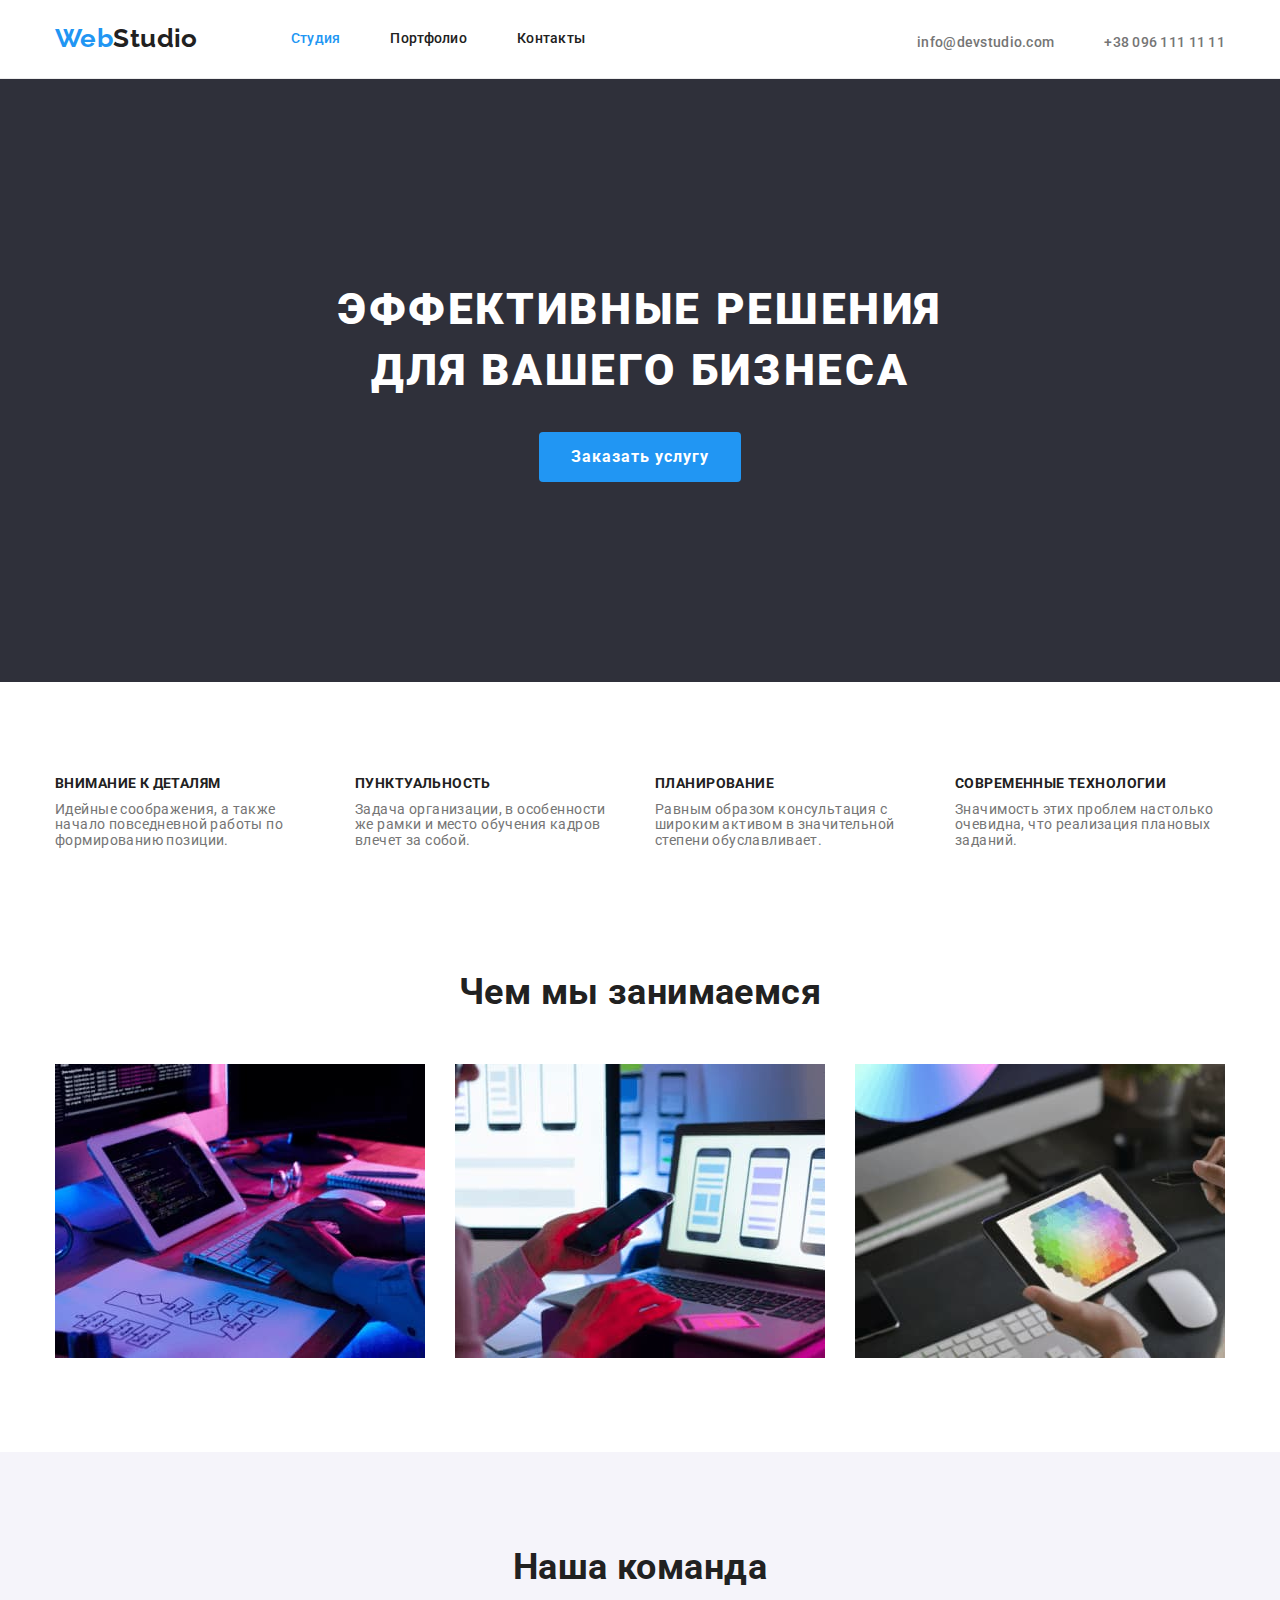
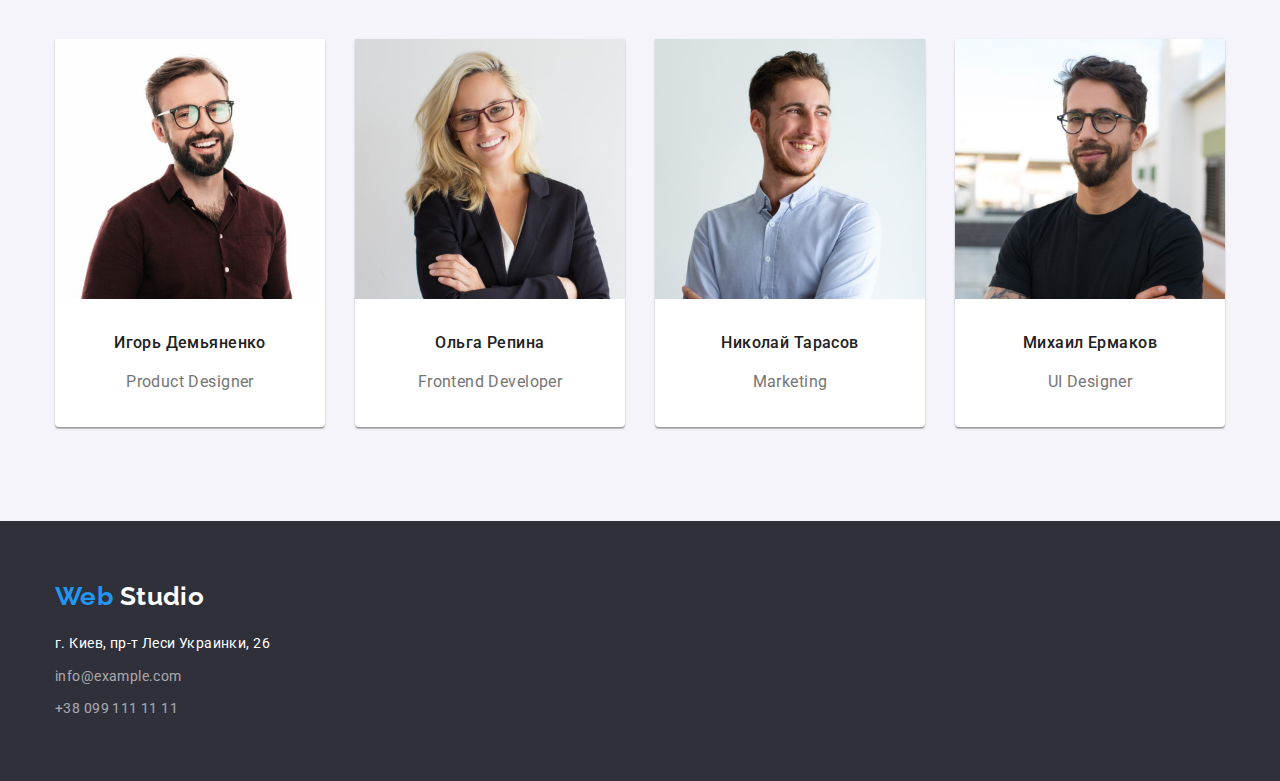
<file: index.html>
<!DOCTYPE html>
<html lang="ru">

<head>
    <meta charset="UTF-8">
    <meta http-equiv="X-UA-Compatible" content="IE=edge">
    <meta name="viewport" content="width=device-width, initial-scale=1.0">
    <title>Document</title>
    <link rel="stylesheet" href="https://cdnjs.cloudflare.com/ajax/libs/modern-normalize/1.1.0/modern-normalize.min.css">
    <link rel="preconnect" href="https://fonts.googleapis.com">
    <link rel="preconnect" href="https://fonts.gstatic.com" crossorigin>
    <link href="https://fonts.googleapis.com/css2?family=Raleway:wght@700&family=Roboto:wght@400;500;700;900&display=swap"
        rel="stylesheet">
    <link rel="stylesheet" href="./css/style.css">
</head>

<body>
    <header class="header">
        <div class="container main-nav">
            <nav class="nav">
            <a  href="#" class="logo-nav" >Web<span class="logoheder">Studio</span></a>
            
            <ul class="nav-container list " >
                <li class="item" ><a href="#" class="link-nav current" >Студия</a></li>
                <li class="item"><a href="./portfolio.html"class="link-nav">Портфолио</a></li>
                <li class="item"><a href="#" class="link-nav">Контакты</a></li>
                    
            </ul>
            </nav>

            <ul class="contacts-section list">
                <li class="item">
                    <a href="mailto:info@devstudio.com" class="contact-link">info@devstudio.com</a>
                </li>
                <li class="item">
                    <a href="tel:+380961111111" class="contact-link">+38 096 111 11 11</a>
                </li>
            </ul>

        </div>
    </header>

    <main class="main">

        <!--Секция Герой-->
        
        <section class="section-hero">
            
        <div class="container ">
            <h1 class="title-hero">Эффективные решения для вашего бизнеса</h1>
            <button type="button" class="hero-button">Заказать услугу</button>
        </div>
        </section>
        
        <!--Секция Особенности-->
       
        <section class="section-features">
            <div class="container ">

            <h2 class="title-features">Особенности</h2>

            <ul class="features-container list">
                <li class="item">
                    <h3 class="features-title-list">Внимание к деталям</h3>
                    <p  class="text-title">Идейные соображения, а также начало повседневной работы по формированию позиции.</p>
                </li>
                <li class="item">
                    <h3 class="features-title-list">Пунктуальность</h3>
                    <p class="text-title">Задача организации, в особенности же рамки и место обучения кадров влечет за собой.</p>
                </li>
                <li class="item">
                    <h3 class="features-title-list">Планирование</h3>
                    <p class="text-title">Равным образом консультация с широким активом в значительной степени обуславливает.</p>
                </li>
                <li class="item">
                    <h3 class="features-title-list">Современные технологии</h3>
                    <p class="text-title">Значимость этих проблем настолько очевидна, что реализация плановых заданий.</p>
                </li>
            </ul>
            </div>
        </section>
        
        <!--Секция Чем мы занимаемся-->
       
        <section class="section-work">
            <div class="container">

            <h2 class="work-title ">Чем мы занимаемся</h2>

           <ul class="work-container list">
               <li class="item "><img src="./image/box1.jpg " width="370" alt="Компьютер"/></li>
               <li class="item "><img src="./image/box2.jpg" width="370" alt="Мобильный телефон"/></li>
               <li class="item "><img src="./image/box3.jpg" width="370" alt="Планшет"/></li>
            </ul>

            </div>
        </section>
        
        <!--Секция Наша команда-->
        
         <section class="section-team">
            <div class="container">

            <h2 class="title-team">Наша команда</h2>

            <ul class="container-team list">
                <li class="item">
                    <div class="card-thumb">
                    <img src="./image/team-card1.jpg" alt="Игорь Демьяненко" width="270" />
                    <div class="card-team">
                    <h3 class="team-name ">Игорь Демьяненко</h3>
                    <p class="team-position">Product Designer</p>
                    </div>
                    </div>
                </li>
                <li class="item">
                    <div class="card-thumb">
                    <img src="./image/team-card2.jpg" alt="Ольга Репина" width="270" />                 
                    <div class="card-team">
                    <h3 class="team-name">Ольга Репина</h3>
                    <p class="team-position">Frontend Developer</p>
                    </div>
                    </div>
                </li>
                <li class="item">
                    <div class="card-thumb">
                    <img src="./image/team-card3.jpg" alt="Николай Тарасов" width="270" />
                    <div class="card-team">
                    <h3 class="team-name">Николай Тарасов</h3>
                    <p class="team-position">Marketing</p>
                    </div>
                    </div>
                </li>
                <li class="item">
                    <div class="card-thumb">
                    <img src="./image/img.jpg" alt="Михаил Ермаков" width="270" />
                    <div class="card-team">
                    <h3 class="team-name">Михаил Ермаков</h3>
                    <p class="team-position">UI Designer</p>
                    </div>
                    </div>
                </li>
            </ul>
            </div>
         </section>
        
    </main>
<!--Футер  -->
    <footer class="section-footer">
        <div class="container ">
        <a href="#" class="logo-footer">Web <span class="logofooter">Studio</span></a>
        <address>
            <ul class="adress-box list">                
            <li class="list-adress"><p>г. Киев, пр-т Леси Украинки, 26</p></li>
            <li class="list-adress"><a href="mailto:info@example.com "class="contact-footer" >info@example.com</a></li>
            <li class="list-adress"><a href="tel:+380991111111 " class="contact-footer">+38 099 111 11 11</a></li>
            </ul>
        </address>
        </div>
    </footer>
</body>

</html>
</file>
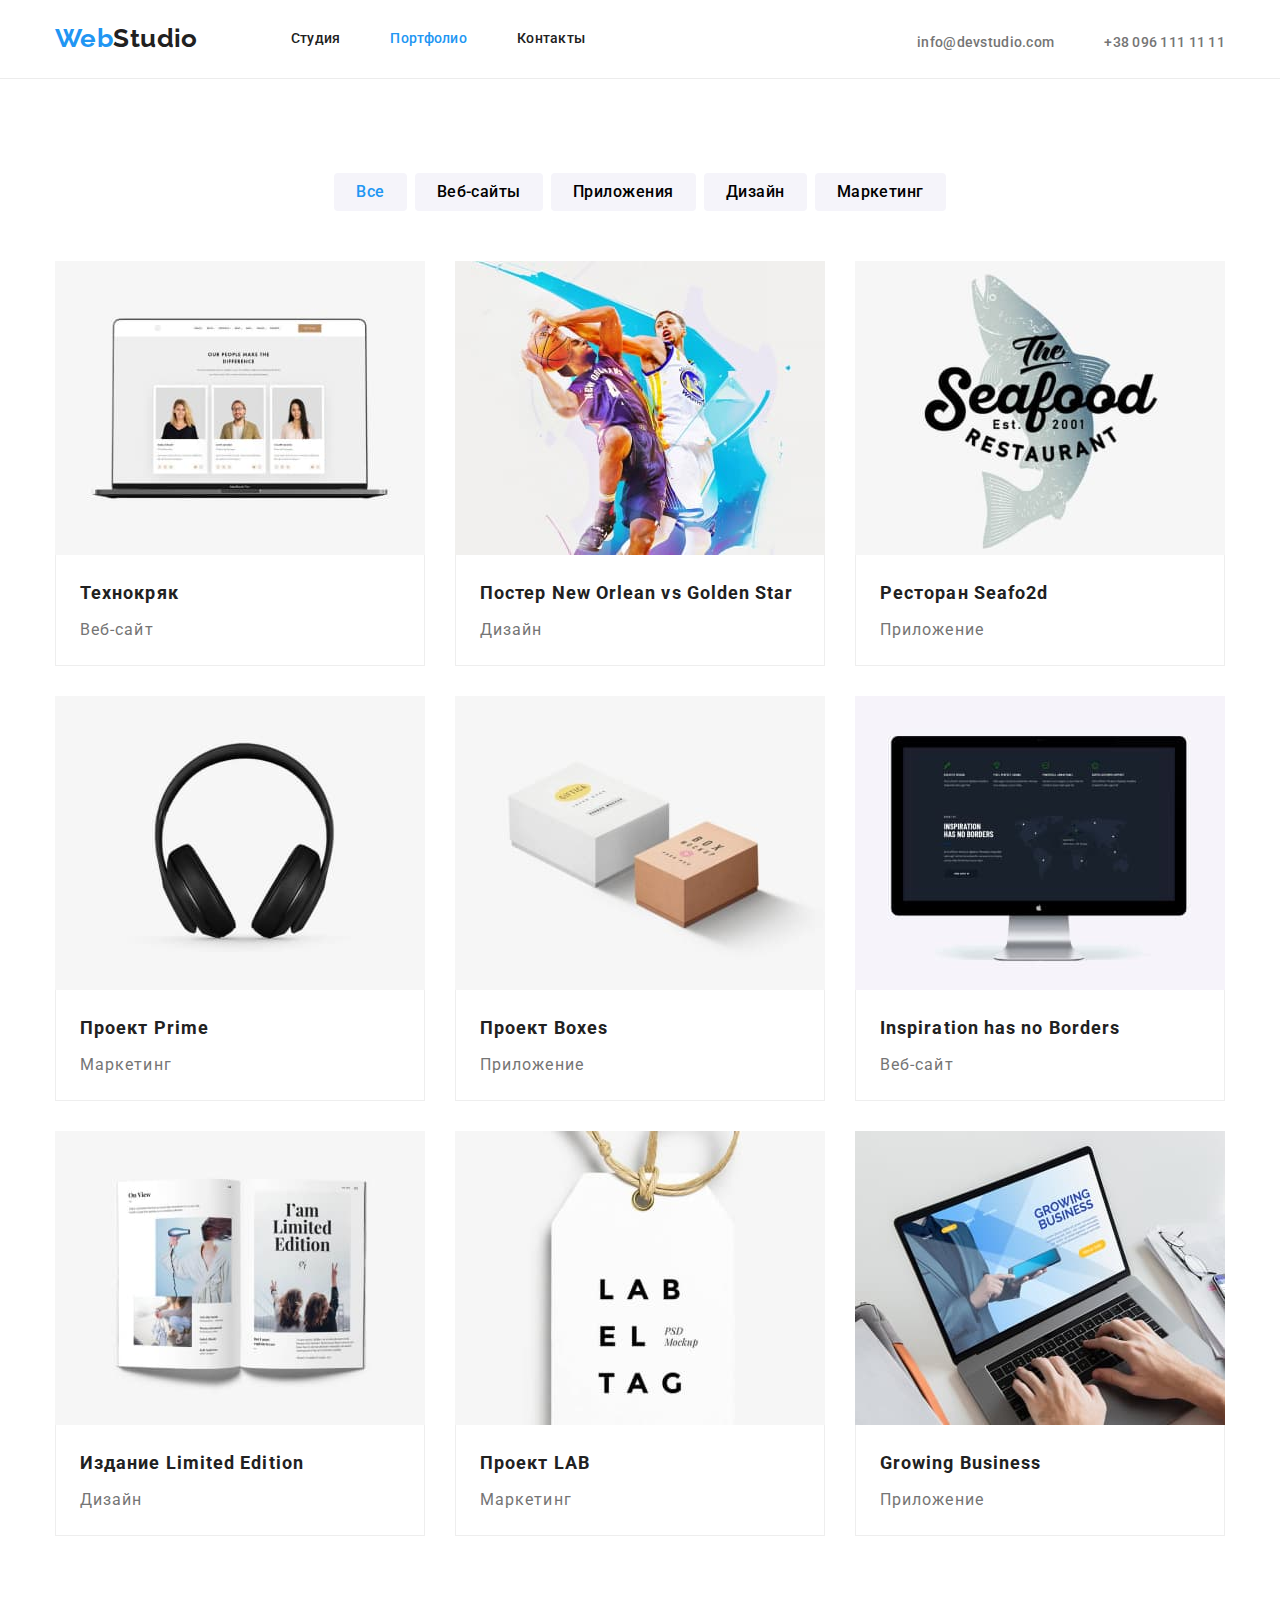
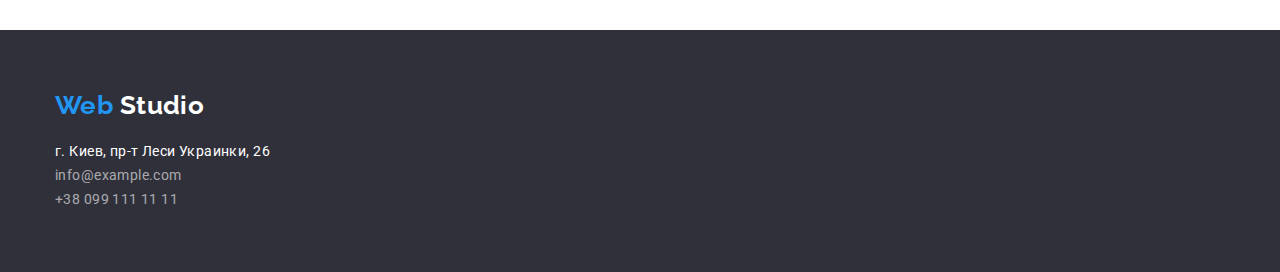
<file: portfolio.html>
<!DOCTYPE html>
<html lang="ru">

<head>
    <meta charset="UTF-8">
    <meta http-equiv="X-UA-Compatible" content="IE=edge">
    <meta name="viewport" content="width=device-width, initial-scale=1.0">
    <title>Document</title>
    <link rel="stylesheet"
        href="https://cdnjs.cloudflare.com/ajax/libs/modern-normalize/1.1.0/modern-normalize.min.css">
    <link rel="preconnect" href="https://fonts.googleapis.com">
    <link rel="preconnect" href="https://fonts.gstatic.com" crossorigin>
    <link
        href="https://fonts.googleapis.com/css2?family=Raleway:wght@700&family=Roboto:wght@400;500;700;900&display=swap"
        rel="stylesheet">
    <link rel="stylesheet" href="./css/style.css">
</head>

<body>
    <header class="header">
        <div class="container main-nav">
            <nav class="nav">
                <a href="#" class="logo-nav">Web<span class="logoheder">Studio</span></a>

                <ul class="nav-container list ">
                    <li class="item"><a href="./index.html" class="link-nav ">Студия</a></li>
                    <li class="item"><a href="./portfolio.html" class="link-nav current">Портфолио</a></li>
                    <li class="item"><a href="#" class="link-nav">Контакты</a></li>

                </ul>
            </nav>

            <ul class="contacts-section list">
                <li class="item">
                    <a href="mailto:info@devstudio.com" class="contact-link">info@devstudio.com</a>
                </li>
                <li class="item">
                    <a href="tel:+380961111111" class="contact-link">+38 096 111 11 11</a>
                </li>
            </ul>

        </div>
    </header>
    <main>
        <!-- Секция Портфолио -->
        <Section class="section-portfolio" >

        <!-- Фильтр портфолио -->
        <div class="container ">
            <h1 class="portfolio-buttons-title ">Наши работы</h1>
            <ul class="buttons list">
            <li class="item"><button type="button" class="portfolio-button current">Все</button></li>
            <li class="item"><button type="button" class="portfolio-button">Веб-сайты</button></li>
            <li class="item"><button type="button" class="portfolio-button">Приложения</button></li>
            <li class="item"><button type="button" class="portfolio-button">Дизайн</button></li>
            <li class="item"><button type="button" class="portfolio-button">Маркетинг</button></li>
            </ul>

     
        <ul class="portfolio-box list">
            <li class="item "> 
                <a href="#" class="portfolio-list">
                <img src="./image/технокряк.jpg" width="370" alt="компьютер с сайтом"/>
                <div class="card-content">
                <h2 class="portfolio-title">Технокряк</h2>
                <p class="portfolio-text">Веб-сайт</p>
                </div>
                </a>
             </li>

            <li class="item"> 
                <a href="#" class="portfolio-list">
                <img src="./image/посте-new-orlean.jpg" width="370" alt="Два баскетболиста"/>
                <div class="card-content">
                <h2 class="portfolio-title">Постер New Orlean vs Golden Star</h2>
                <p class="portfolio-text">Дизайн</p>
                </div>
                </a>
            </li>

            <li class="item"> 
                <a href="#" class="portfolio-list">
                <img src="./image/The-seafood-restoran.jpg" width="370" alt="Рыба с названием ресторана"/>
                <div class="card-content">
                <h2 class="portfolio-title">Ресторан Seafo2d</h2>
                <p class="portfolio-text">Приложение</p>
                </div>
                </a>
            </li>

            <li class="item">
                <a href="#" class="portfolio-list">
                <img src="./image/проект-Prime.jpg" width="370" alt="Наушники"/>
                <div class="card-content">
                <h2 class="portfolio-title">Проект Prime</h2>
                <p class="portfolio-text">Маркетинг</p>
                </div>
                </a>
            </li>

            <li class="item">
                <a href="#" class="portfolio-list">
                <img src="./image/Проект-Box.jpg" width="370" alt="Кирпич"/>
                <div class="card-content">
                <h2 class="portfolio-title">Проект Boxes</h2>
                <p class="portfolio-text">Приложение</p>
                </div>
                </a>
            </li>

            <li class="item">  
                <a href="#" class="portfolio-list">
                <img src="./image/inspiration-has-no-border.jpg" width="370" alt="Монитор компьютера"/>
                <div class="card-content">
                <h2 class="portfolio-title">Inspiration has no Borders</h2>
                <p  class="portfolio-text"> Веб-сайт</p>
                </div>
                </a>
             </li>

            <li class="item">
                <a href="#" class="portfolio-list">
                <img src="./image/издание-limited-edition.jpg" width="370" alt="Журнал" />
                <div class="card-content">
                <h2 class="portfolio-title">Издание Limited Edition</h2>
                <p class="portfolio-text">Дизайн</p>
                </div>
                </a>
            </li>

            <li class="item"> 
                <a href="#" class="portfolio-list">
                <img src="./image/проект-lab.jpg" width="370" alt="Бирка" />
                <div class="card-content">
                <h2 class="portfolio-title">Проект LAB</h2>
                <p class="portfolio-text">Маркетинг</p>
                </div>
                </a>
            </li>

            <li class="item">
                <a href="#" class="portfolio-list">
                <img src="./image/growing-bisness.jpg" width="370" alt="Ноутбук с сайтом" />
                <div class="card-content">
                <h2 class="portfolio-title">Growing Business</h2>
                <p class="portfolio-text">Приложение</p>
                </div>
                </a>
            </li>
        </ul>
        </div>
    </Section>

    </main>
    <!--Футер  -->

    <footer class="section-footer">
        <div class="container ">
        <a href="#" class="logo-footer">Web <span class="logofooter">Studio</span></a>
        <address>
            <ul class="adress-box list">
                <li><p>г. Киев, пр-т Леси Украинки, 26</p></li>
                <li><a href="mailto:info@example.com " class="contact-footer">info@example.com</a></li>
                <li><a href="tel:+380991111111 " class="contact-footer">+38 099 111 11 11</a></li>
            </ul>
        </address>
        </div>
    </footer>
</body>
</html>
</file>
<file: css/style.css>
:root {
  --primery-texte-color: #757575; /*Основной цвет */
  --second-color: #212121; /* Второй цвет  */
  --accent-color: #2196f3; /*Акцентный цвет */
  --whitw-color-texte: #ffffff;
  --hero-footer-color: #2f303a; /*Цвет в футере и блоке герой */
  --secondery-backgraund: #f5f4fa; /*цвет фона в блоке наша команда*/
}
body {
  font-family: 'Roboto', sans-serif;
  background: white;
  font-size: 14px;
  color: var(--primery-texte-color);
  letter-spacing: 0.03em;
}

.list {
  list-style: none;
  padding: 0px;
  margin: 0px;
}
h1,
h2,
h3,
h4,
h5,
h6,
p {
  margin: 0px;
}
img {
  display: block;
  max-width: 100%;
  height: auto;
}
.container {
  width: 1200px;
  margin-right: auto;
  margin-left: auto;
  padding-left: 15px;
  padding-right: 15px;
}
.header {
  border-bottom: 1px solid #ececec;
  padding-top: 24px;
  padding-bottom: 24px;
  
}
/*logo*/
.logo-nav {
  color: var(--accent-color);
  font-family: raleway;
  text-decoration: none;
  font-weight: 700;
  font-size: 26px;

  margin-right: 93px;
}
.logoheder {
  color: var(--second-color);
}

/*секция навигация*/
.main-nav{
  display: flex;
  align-items: baseline;
}
.nav {
  display: flex;
  align-items: center;
}
.nav-container {
  display: flex;
 }
.nav-container .item:not(:last-child) {
  margin-right: 50px;
}
.link-nav {
  color: var(--second-color);
  line-height: 1.1;
  letter-spacing: 0.02em;
  text-decoration: none;
  font-weight: 500;
  display: block;
}
.nav-container .list {
  color: var(--second-color);.
 }

.nav-container .link-nav:hover,
:focus {
  color: var(--accent-color);
}
.current {
  color: var(--accent-color);
}
.contacts-section {
  display: flex;
  justify-content: flex-end;
  align-items: center;
  margin-left: auto;
 
}

.contacts-section .item:not(:last-child) {
  margin-right: 50px;
}
.contact-link {
  color: var(--primery-texte-color);
  text-decoration: none;
  line-height: 1.1;
  letter-spacing: 0.02em;
  font-weight: 500;
  display: block;
  
}
.contact-link:hover,
:focus {
  color: var(--accent-color);
}
/* Секция герой */

.section-hero {
  background: var(--hero-footer-color);
  text-align: center;
  padding-top: 200px;
  padding-bottom: 200px;
}
.title-hero {
  color: var(--whitw-color-texte);
  font-size: 44px;
  line-height: 1.4;
  letter-spacing: 0.06em;
  text-align: center;
  text-transform: uppercase;
  font-weight: 900;
  width: 696px;

  margin-bottom: 30px;
  margin-left: auto;
  margin-right: auto;
}

.hero-button {
  text-decoration: none;
  font-family: inherit;
  font-weight: 700;
  font-size: 16px;
  line-height: 1.86;
  letter-spacing: 0.06em;
  cursor: pointer;
  color: var(--whitw-color-texte);
  background-color: var(--accent-color);
  padding: 10px 32px;
  border-radius: 4px;
  border: none;
}

.hero-button:hover,
.hero-button:focus {
  background: #188ce8;
  text-decoration: none;
}
/* Особенности */
.section-features {
  padding-bottom: 94px;
  padding-top: 94px;
}
.title-features {
  visibility: hidden;
  position: absolute;
  clip: rect(0 0 0 0);
  width: 1px;
  height: 1px;
  margin: -1px;
}
.features-container {
  display: flex;
  padding: 0px;
}
.features-title-list {
  font-size: 14px;
  text-transform: uppercase;
  font-weight: 700;
  line-height: 1.14;
  letter-spacing: 0.03em;
  color: var(--second-color);

  margin-bottom: 10px;
  margin-right: 30px;
}

.features-container .item:not(:last-child) {
  margin-right: 30px;
}
.text-title {
  color: var(--primery-texte-color);
  font-weight: 400;
  line-height: 1.1;
}
.features-container > .item {
  width: 270px;
  height: 101px;
}
/* Чем мы занимаемся */
.section-work {
  padding-bottom: 94px;
}
.work-container {
  display: flex;
}

.work-link {
  margin-right: 30px;
}

.work-container .item:not(:last-child) {
  margin-right: 30px;
}

.work-title {
  color: var(--second-color);
  font-weight: 700;
  font-size: 36px;
  line-height: 1.2;
  text-align: center;
  display: block;

  margin-bottom: 50px;
}

/* Секция наша команда */

.section-team {
  background: var(--secondery-backgraund);
  padding-top: 94px;
  padding-bottom: 94px;
}

.container-team {
  display: flex;
}
.card-thumb {
  box-shadow: 0px 1px 3px rgba(0, 0, 0, 0.12), 0px 1px 1px rgba(0, 0, 0, 0.14),
    0px 2px 1px rgba(0, 0, 0, 0.2);
  border-radius: 0px 0px 4px 4px;
  width: 270px;
}
.card-team {
  padding: 30px 32px;
}
.container-team > .item {
  background-color: var(--whitw-color-texte);
}
.container-team > .item:not(:last-child) {
  margin-right: 30px;
}
.title-team {
  color: var(--second-color);
  font-weight: 700;
  font-size: 36px;
  line-height: 1.2;
  text-align: center;
  display: block;
  margin-bottom: 50px;
}
.team-name {
  font-size: 16px;
  color: var(--second-color);
  line-height: 1.8;
  font-weight: 500;
  text-align: center;

  margin-bottom: 10px;
}
.team-position {
  color: var(--primery-texte-color);
  font-weight: 400;
  line-height: 1.8;
  font-size: 16px;
  text-align: center;
}
/* Футер */
.section-footer {
  background: var(--hero-footer-color);
  padding-bottom: 60px;
  padding-top: 60px;
}
.logo-footer {
  color: var(--accent-color);
  text-decoration: none;
  font-family: Raleway;
  line-height: 1.19;
  font-weight: 700;
  font-size: 26px;
  margin-bottom: 20px;
  display: block;
}
.logofooter {
  color: var(--whitw-color-texte);
  margin-bottom: 20px;
}
.adress-box {
  color: var(--whitw-color-texte);
  font-style: normal;
  font-weight: 400;
  line-height: 1.7;
}

.adress-box .list-adress:not(:last-child) {
  margin-bottom: 9px;
}
.contact-footer {
  font-style: normal;
  text-decoration: none;
  font-weight: 400;
  line-height: 1.7;
  color: rgba(255, 255, 255, 0.6);
  margin-bottom: 9px;
}
.contact-footer:hover,
.contact-footer:focus {
  color: var(--accent-color);
}
/* Портфолио */
.section-portfolio {
  padding-top: 94px;
  padding-bottom: 94px;
}
.buttons {
  display: flex;
  justify-content: center;
  margin-bottom: 50px;
}
.portfolio-buttons-title {
  visibility: hidden;
  position: absolute;
  clip: rect(0 0 0 0);
  width: 1px;
  height: 1px;
  margin: -1px;
}
.portfolio-button {
  text-decoration: none;
  font-family: inherit;
  font-weight: 500;
  font-size: 16px;
  line-height: 1.62;
  letter-spacing: 0.03em;
  cursor: pointer;
 
  background-color: var(--secondery-backgraund);
  border: none;
  border-radius: 4px;
  padding: 6px 22px;
}
.buttons .item:not(:last-child) {
  margin-right: 8px;
}
.portfolio-button:hover,
.portfolio-button:focus {
  background: #188ce8;
  text-decoration: none;
  color: var(--whitw-color-texte);
}

.portfolio-box {
  color: var(--second-color);

  display: flex;
  flex-wrap: wrap;
  margin: 0px;
  padding: 0px;
  margin-left: -30px;
  margin-top: -30px;
}
.portfolio-box > .item {
  flex-basis: calc((100% / 3)- 30px);

  margin-left: 30px;
  margin-top: 30px;
}
.portfolio-list {
  text-decoration: none;
  font-weight: 700;
  font-size: 18px;
  line-height: 2;
  letter-spacing: 0.06em;
  text-decoration: none;
}
.portfolio-title {
  font-weight: 700;
  font-size: 18px;
  line-height: 2;
  letter-spacing: 0.06em;
  color: var(--second-color);
  text-decoration: none;

  margin-bottom: 4px;
}
.portfolio-text {
  font-size: 16px;
  font-weight: 400;
  line-height: 1.87;
  color: var(--primery-texte-color);
}

.card-content {
  padding: 20px 24px;
  border-bottom: 1px solid #eeeeee;
  border-left: 1px solid #eeeeee;
  border-right: 1px solid #eeeeee;
}
</file>
